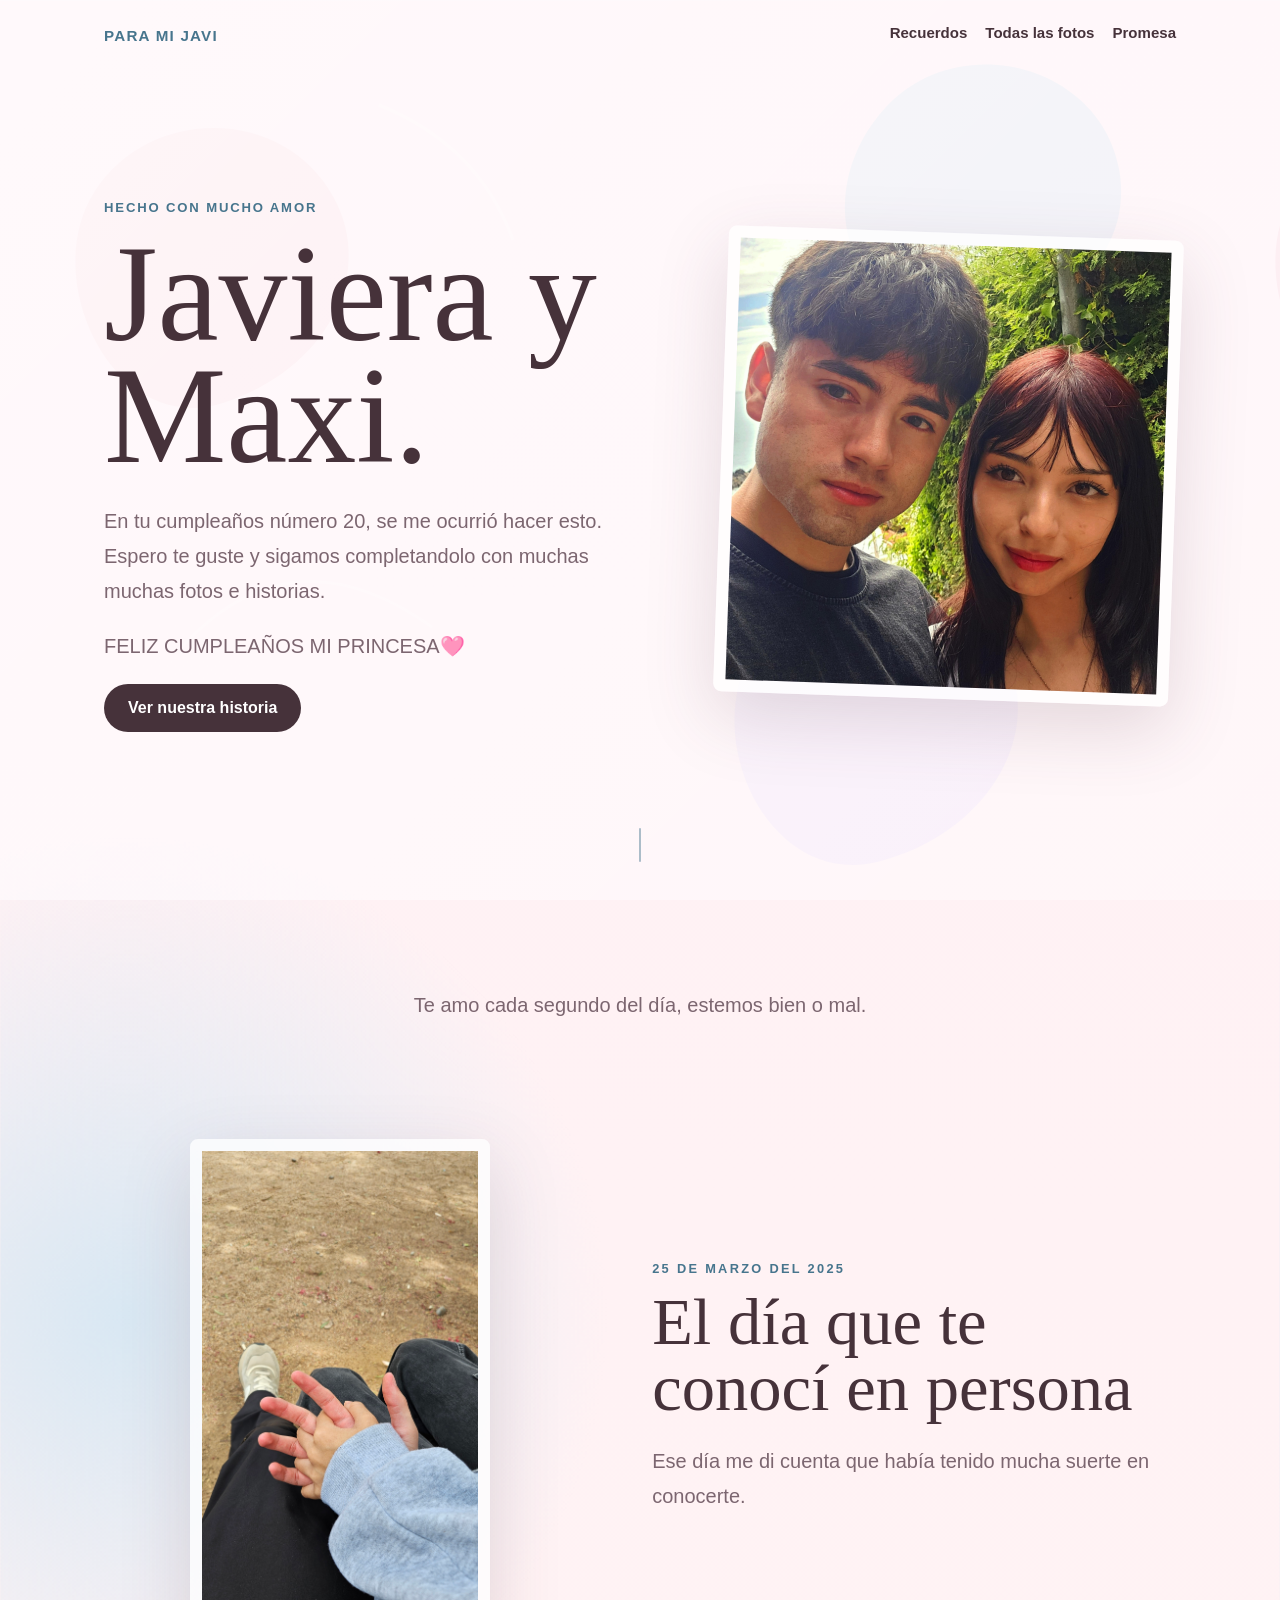
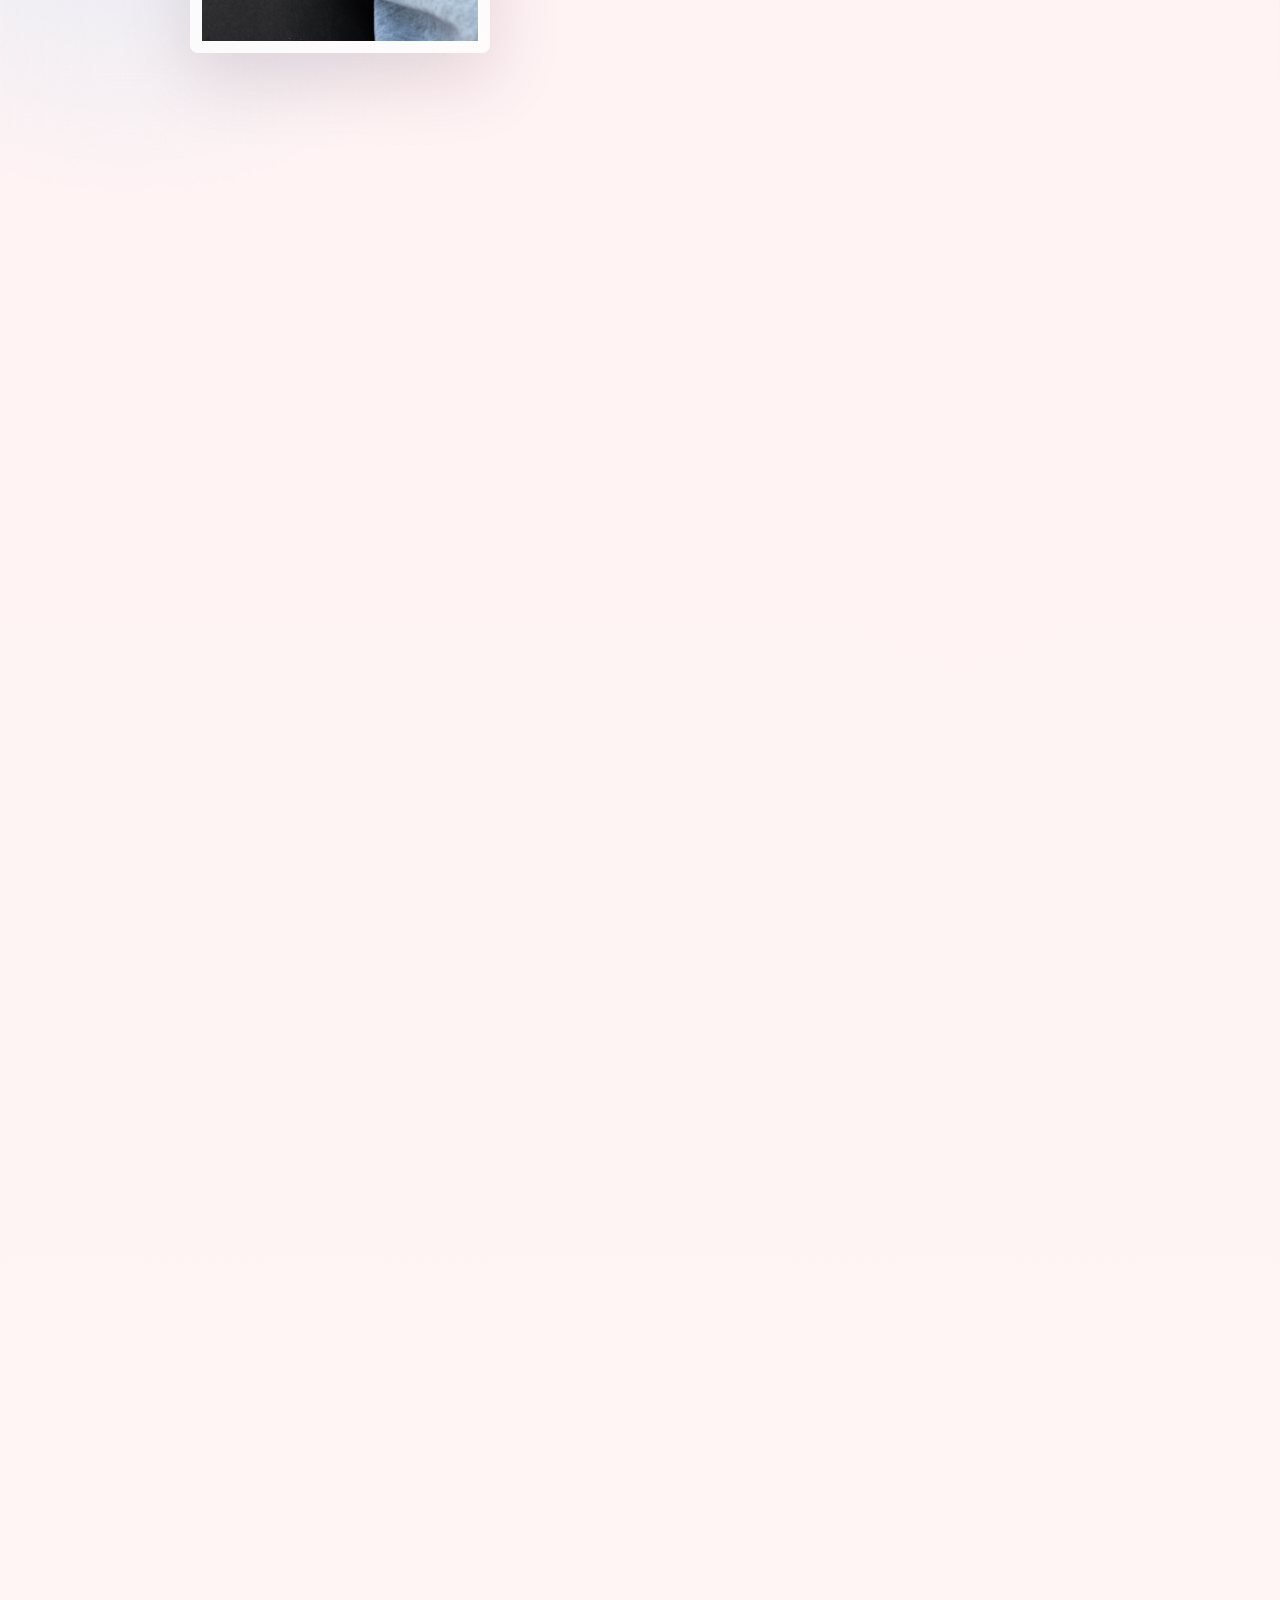
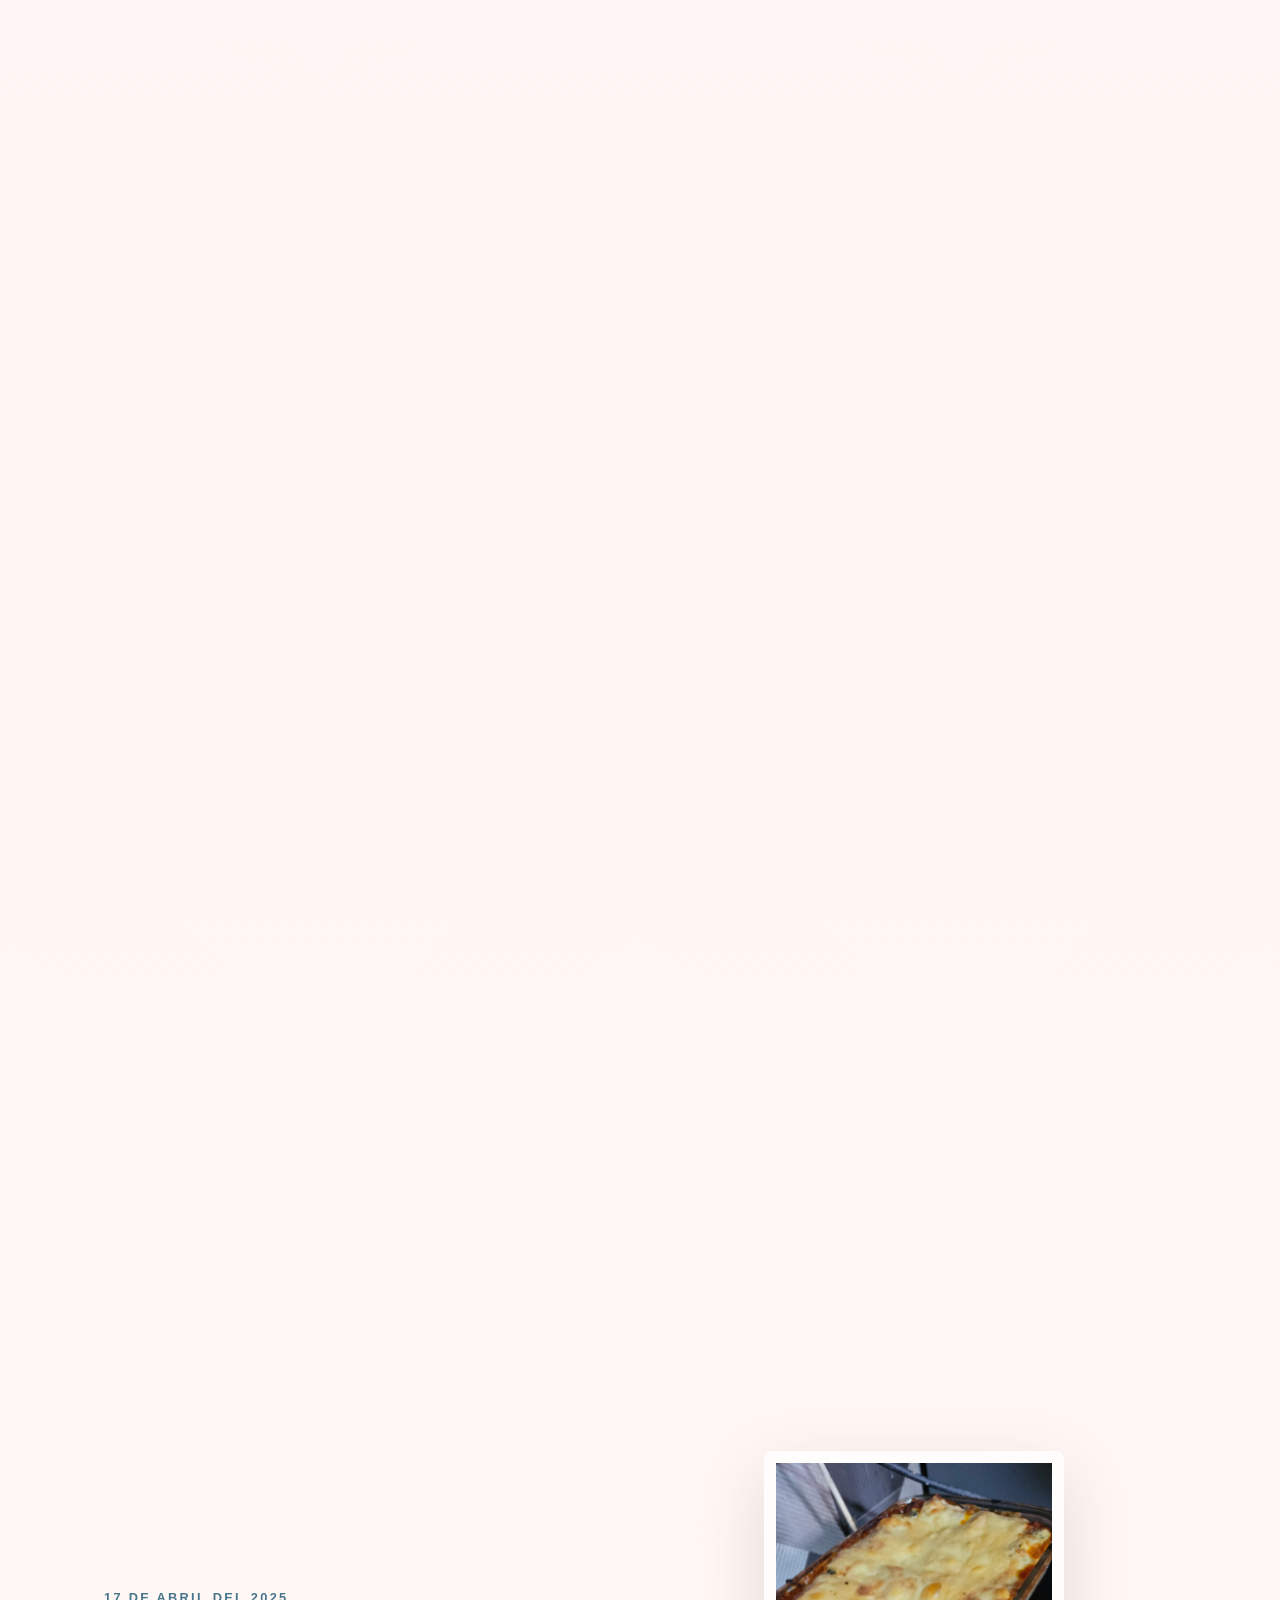
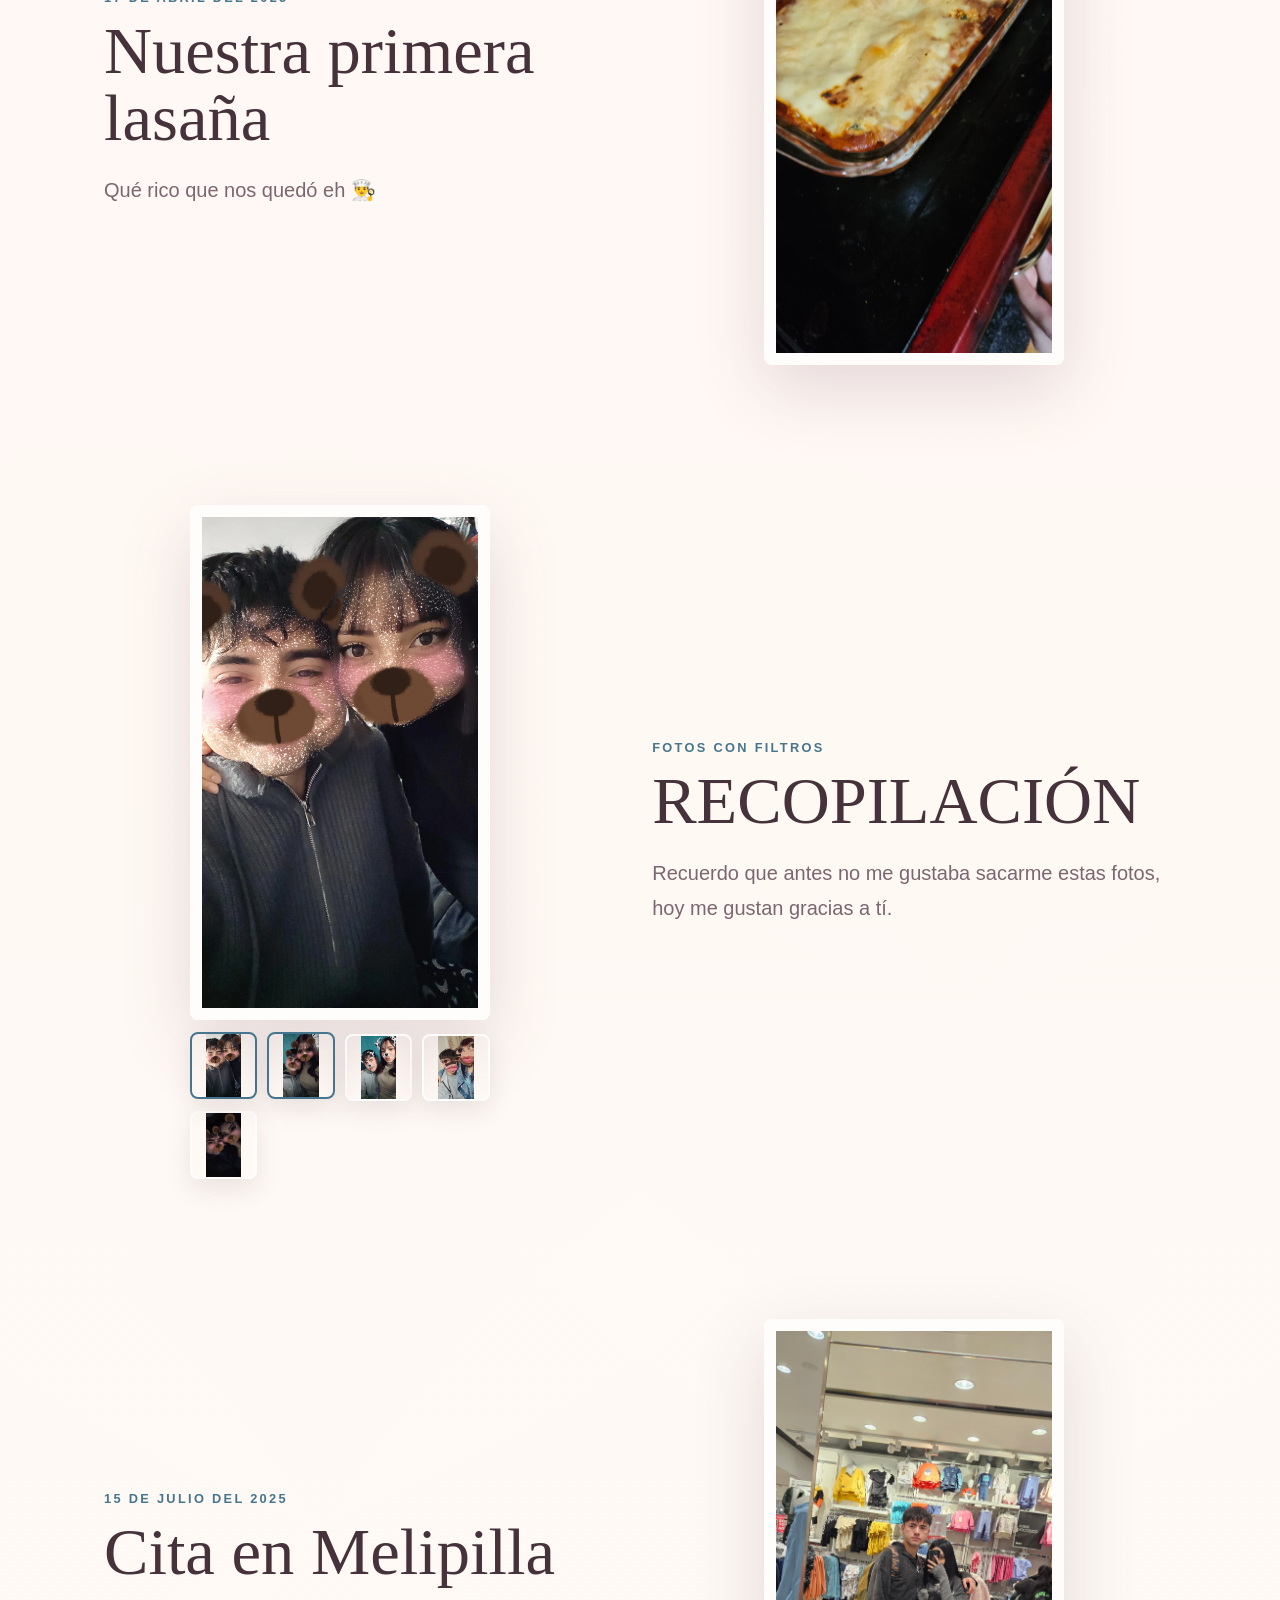
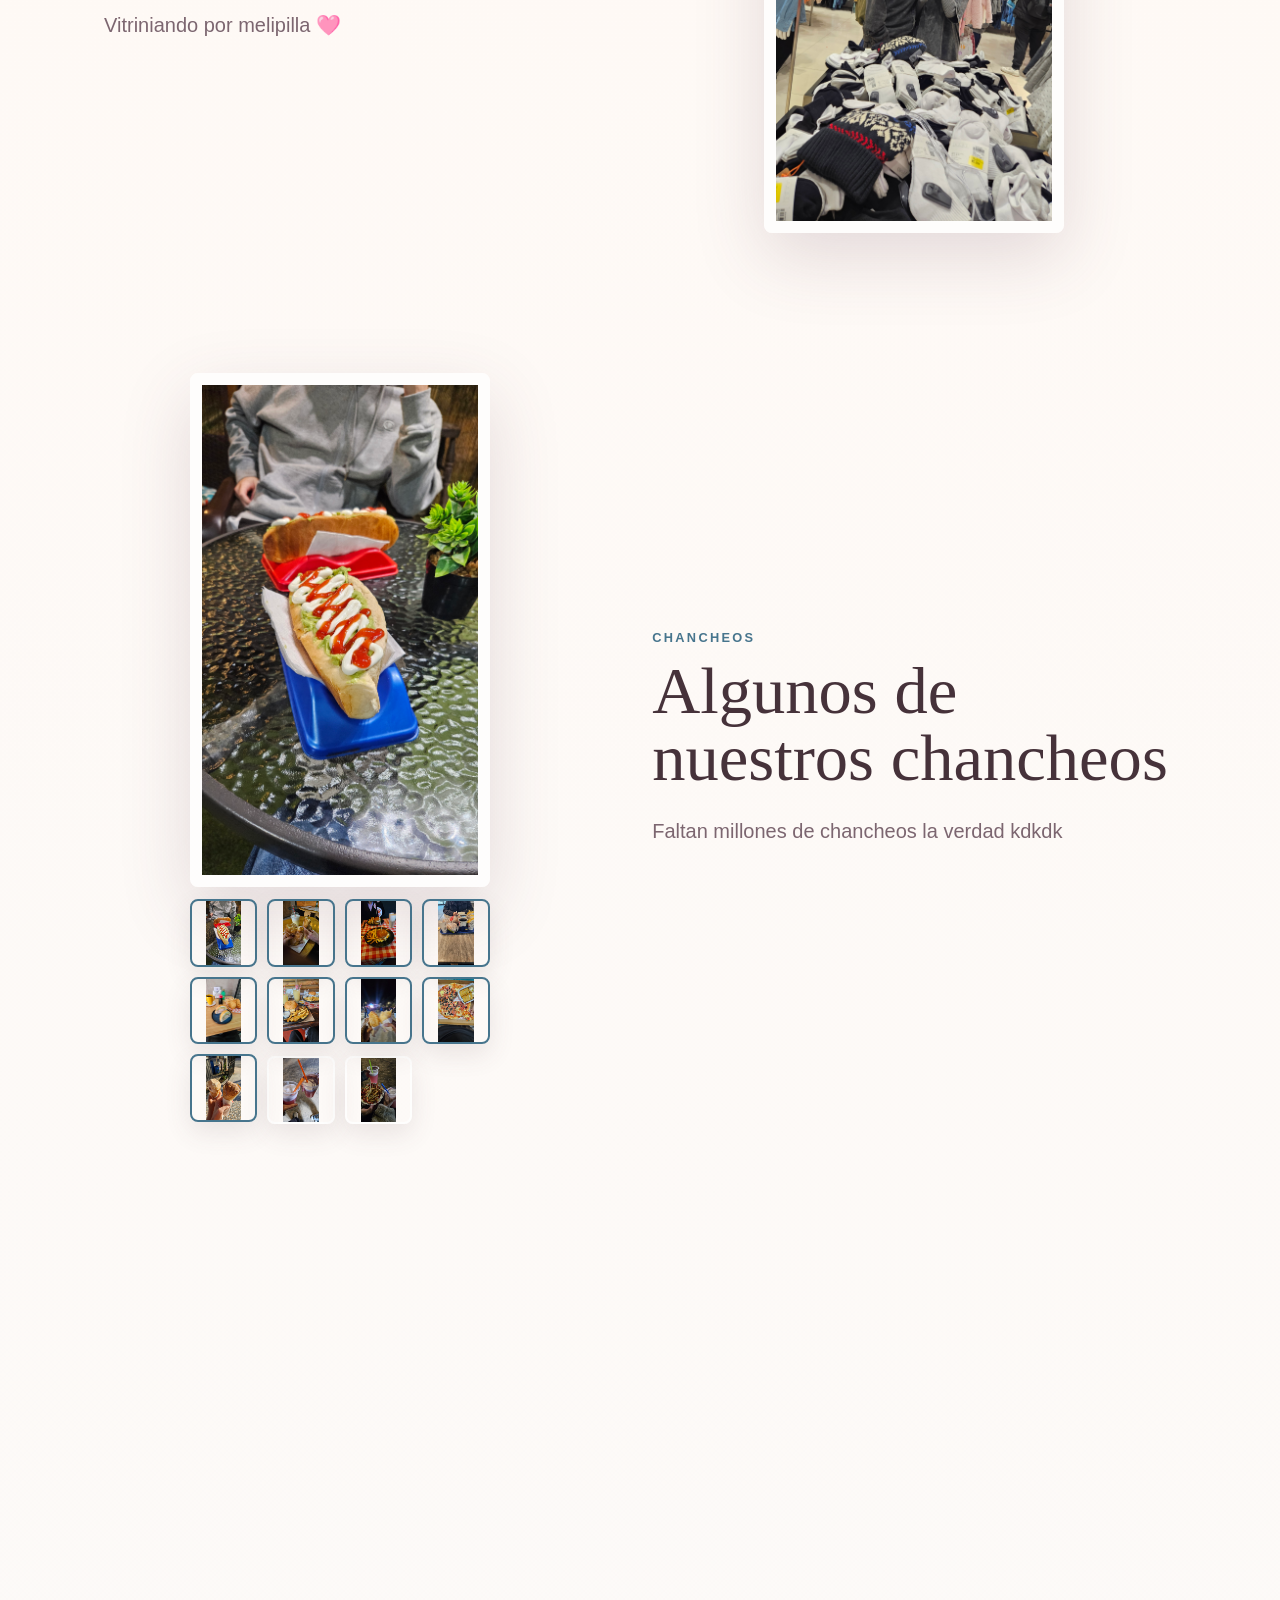
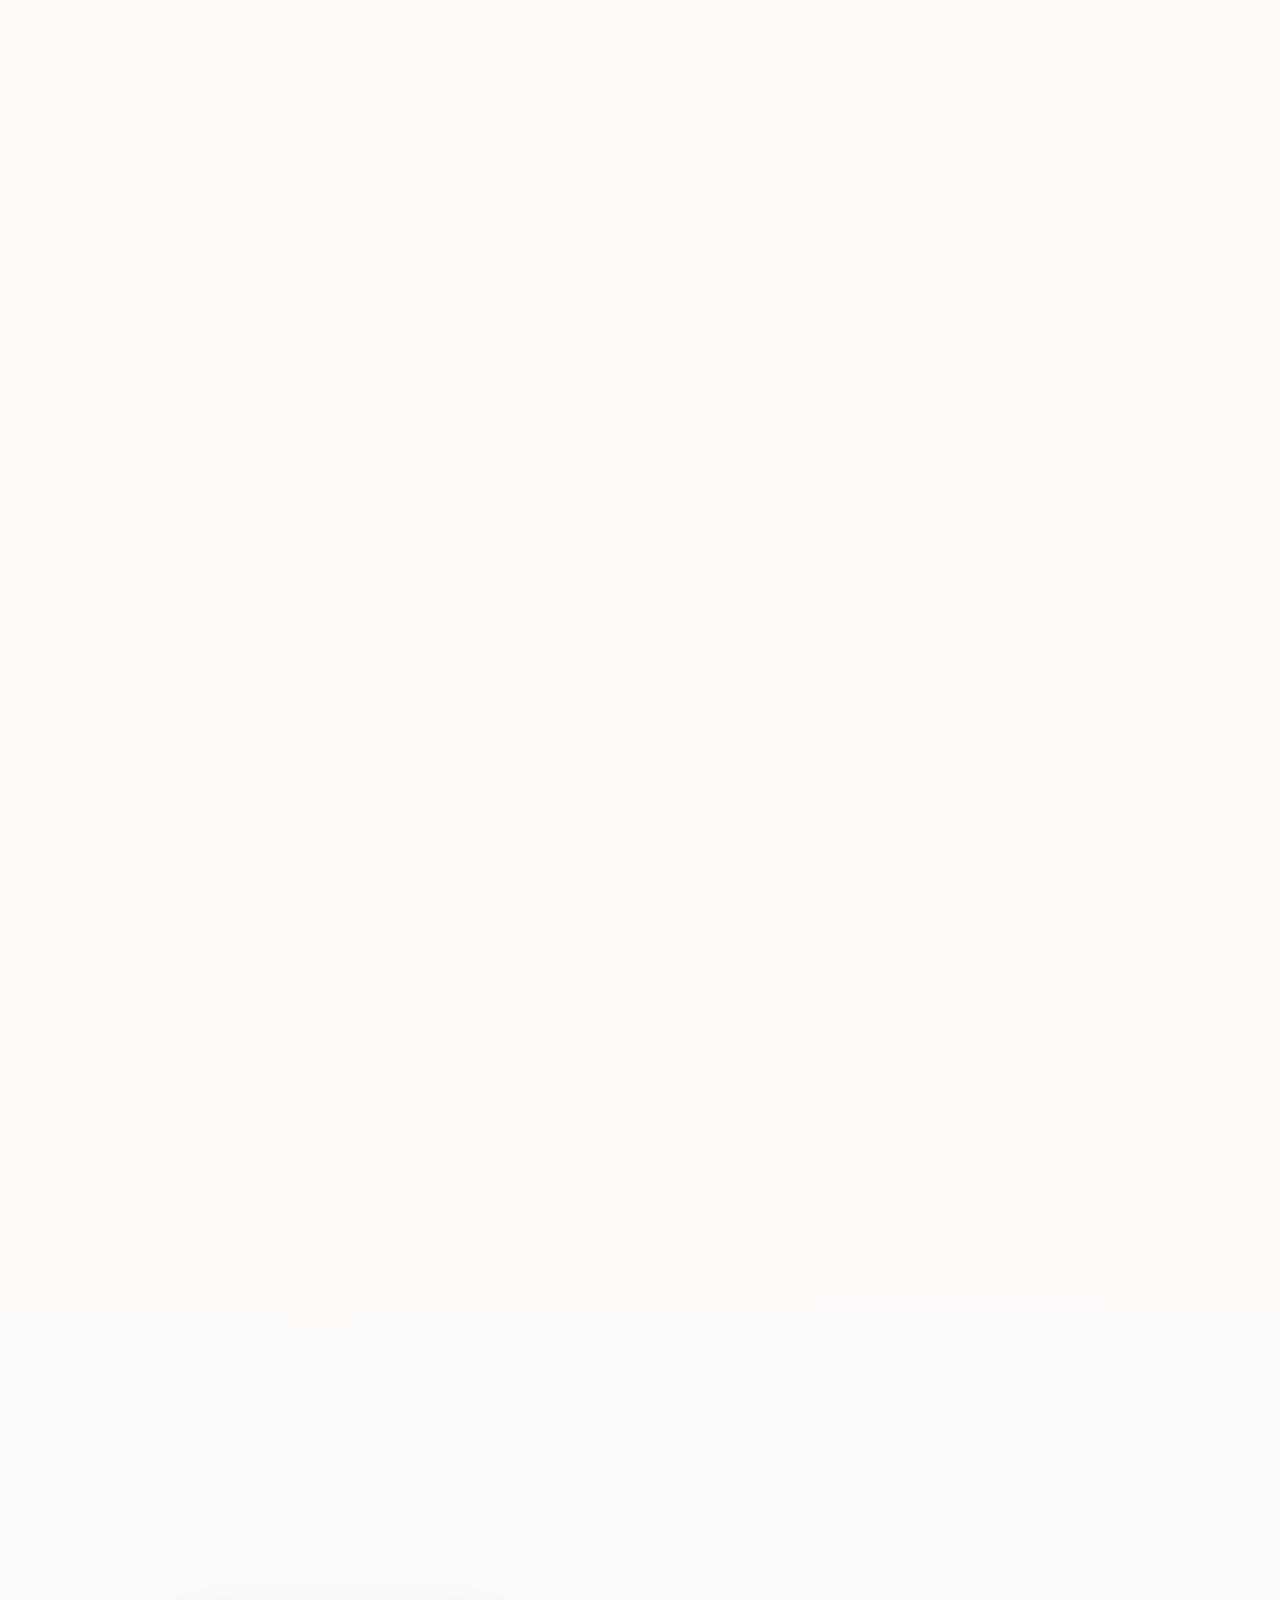
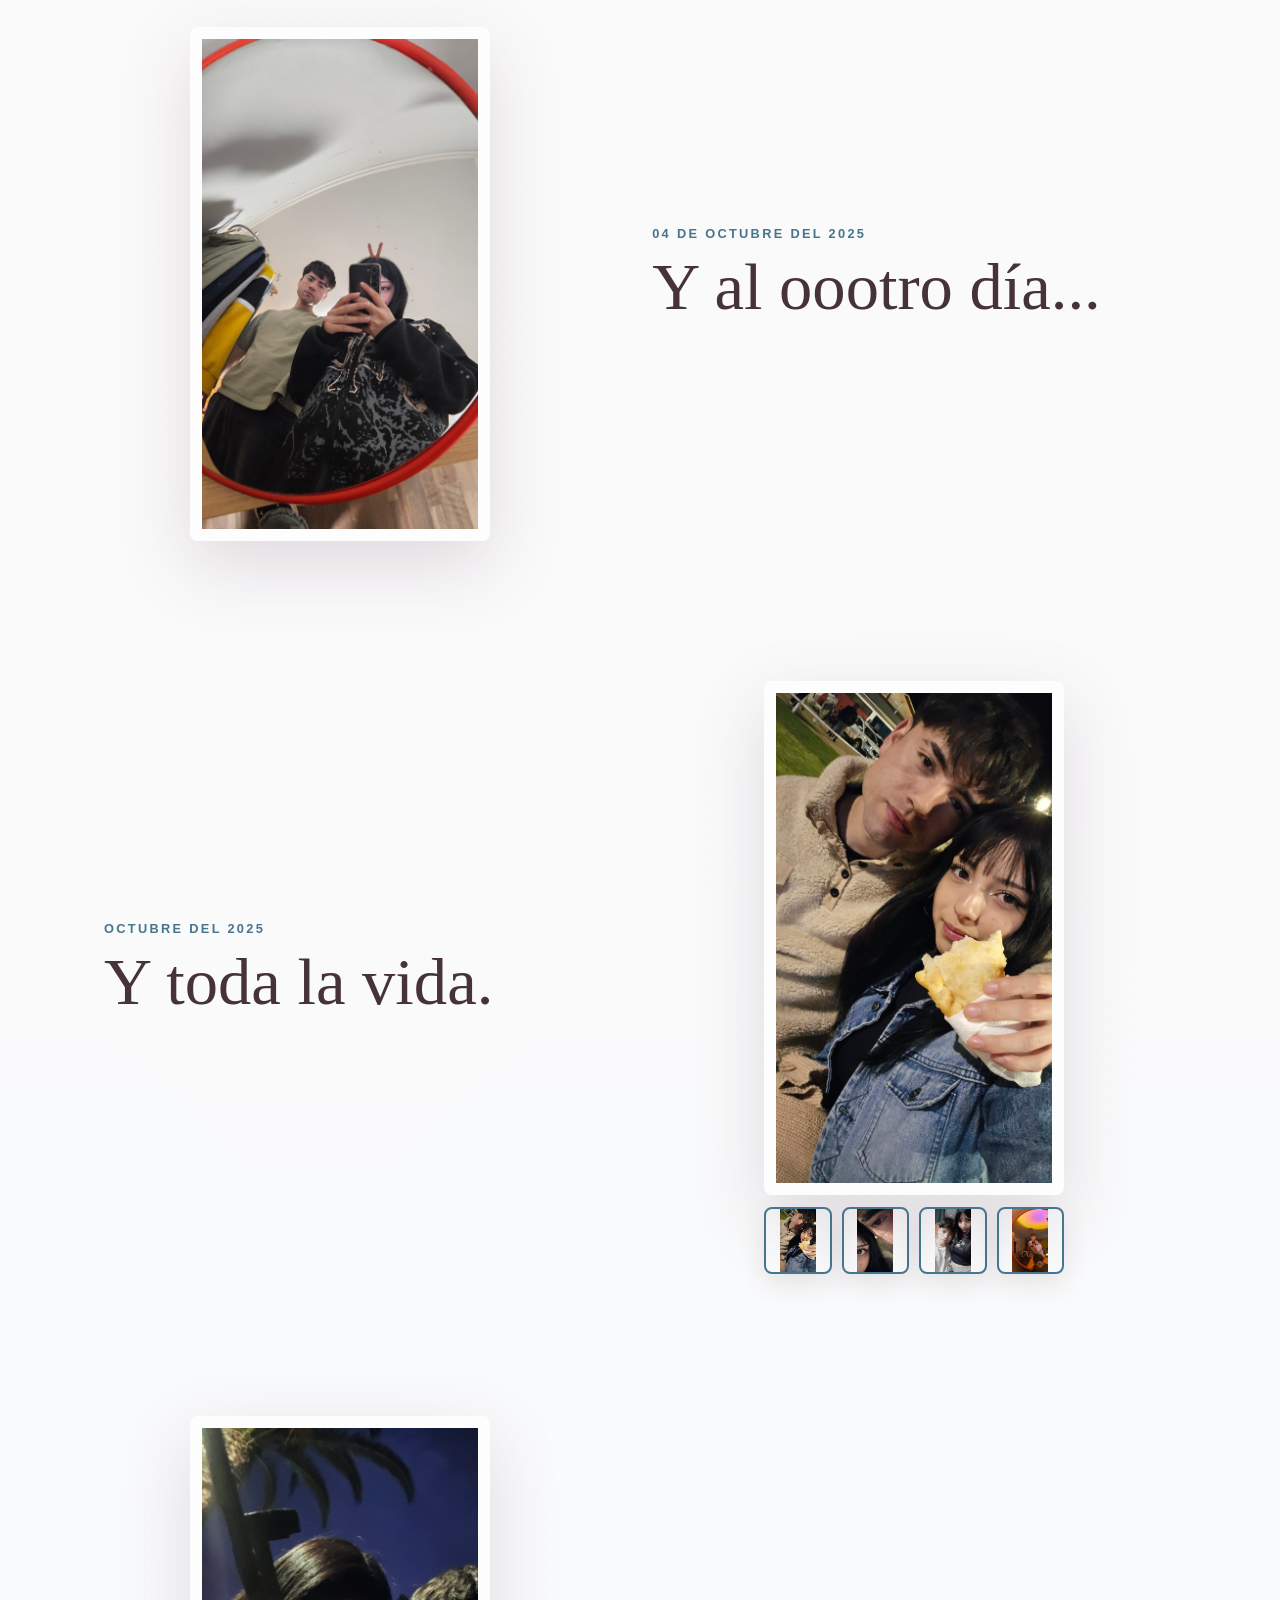
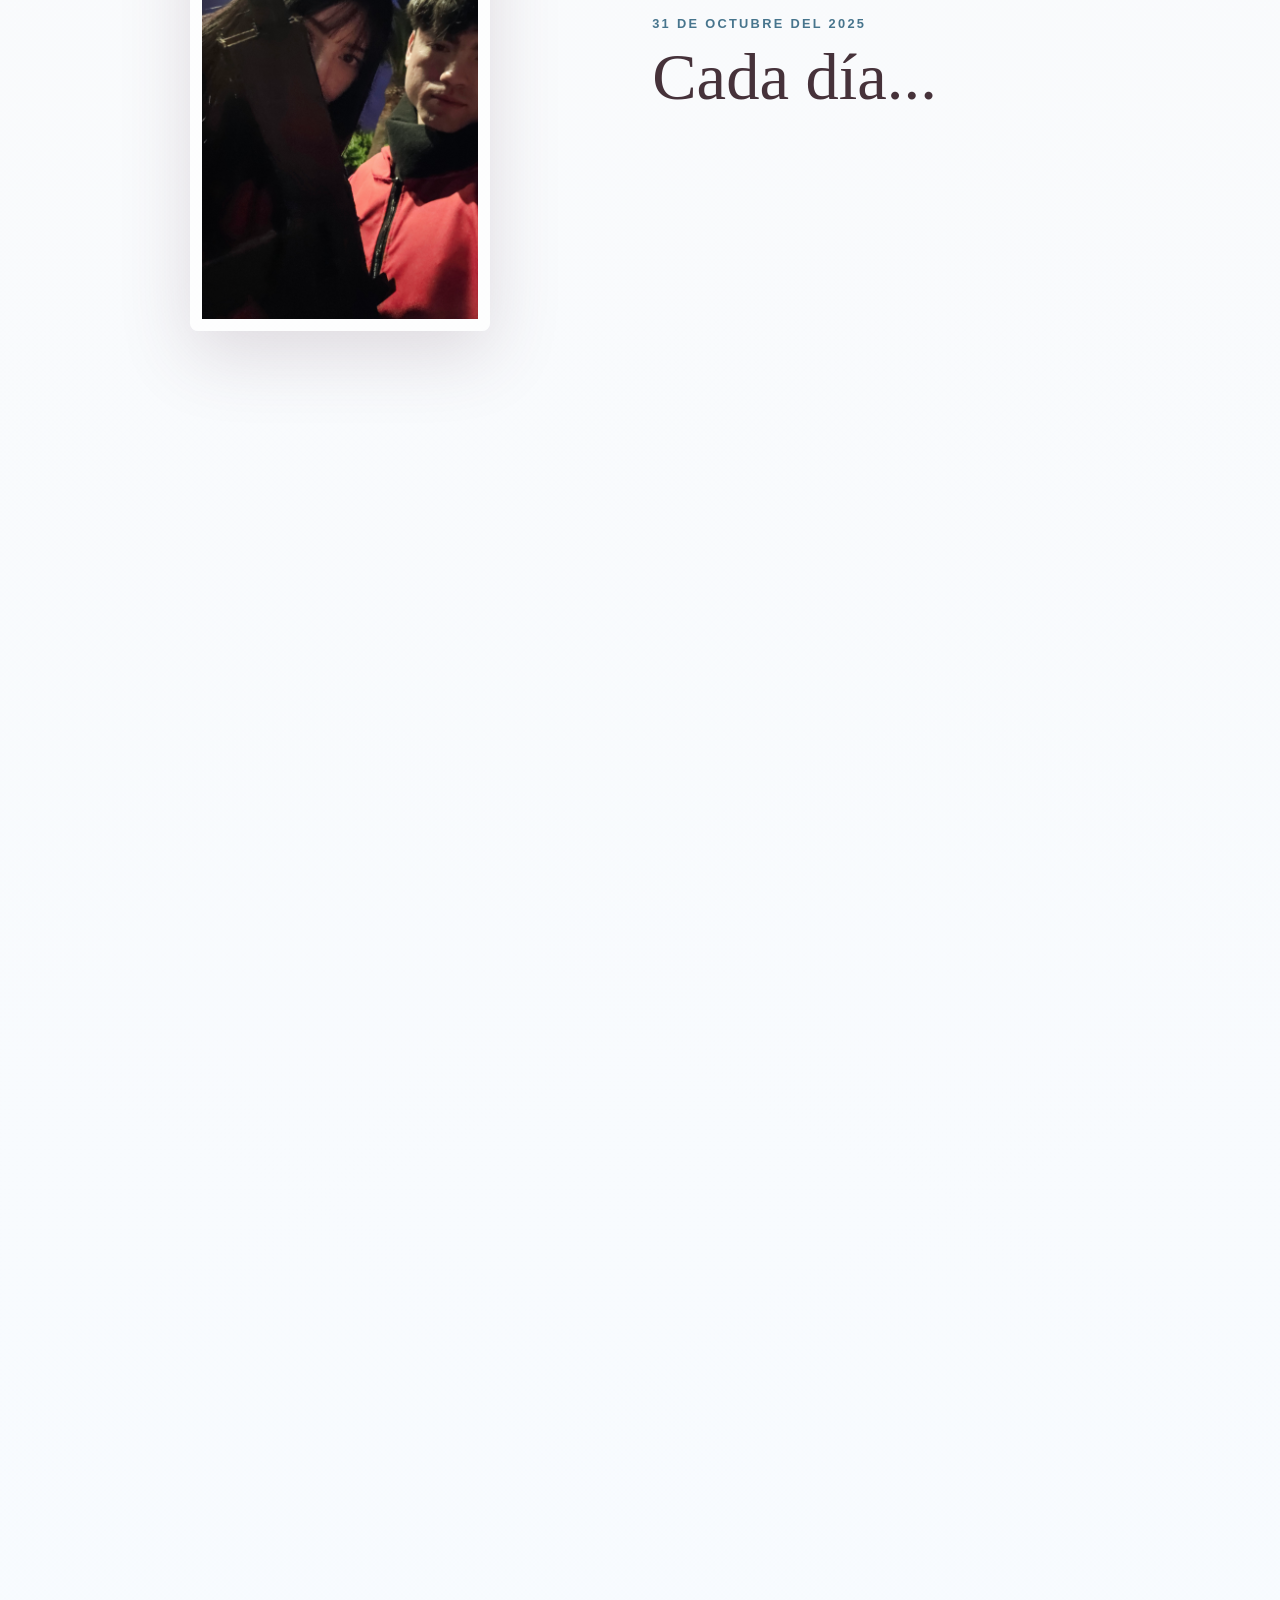
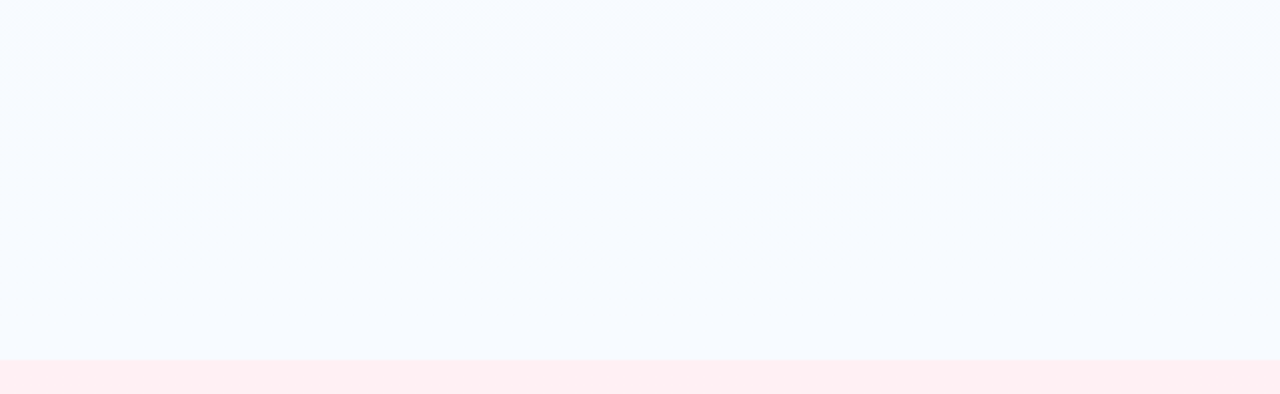
<file: index.html>
<!doctype html>
<html lang="es">
  <head>
    <meta charset="UTF-8" />
    <meta name="viewport" content="width=device-width, initial-scale=1.0" />
    <title>Para mi amor</title>
    <link rel="stylesheet" href="styles.css" />
  </head>
  <body>
    <header class="hero" id="inicio">
      <nav class="topbar" aria-label="Navegacion principal">
        <a href="#inicio" class="brand">Para mi Javi</a>
        <div class="nav-links">
          <a href="#recuerdos">Recuerdos</a>
          <a href="fotos.html">Todas las fotos</a>
          <a href="#promesa">Promesa</a>
        </div>
      </nav>

      <section class="hero-content reveal">
        <div class="hero-copy">
          <p class="eyebrow">Hecho con mucho amor</p>
          <h1>Javiera y Maxi.</h1>
          <p>
            En tu cumpleaños número 20, se me ocurrió hacer esto. Espero te guste y sigamos
            completandolo con muchas muchas fotos e historias.
            <p>FELIZ CUMPLEAÑOS MI PRINCESA🩷</p>
          </p>
          <a class="hero-button" href="#recuerdos">Ver nuestra historia</a>
        </div>
        <figure class="hero-photo" style="--photo-size: 520px">
          <img src="Nosotros/home1.jpg" alt="Ilustración romántica de bienvenida" />
        </figure>
      </section>

      <div class="scroll-cue" aria-hidden="true">
        <span></span>
      </div>
    </header>

    <main>
      <section class="intro-band reveal">
        <p>
          Te amo cada segundo del día, estemos bien o mal.
        </p>
      </section>

      <section class="memories" id="recuerdos" aria-label="Recuerdos">
        <article class="memory reveal">
          <div class="memory-image" style="--photo-size: 300px">
            <img src="Nosotros/1 (2).jpg" alt="Ilustración de un paseo juntos" />
          </div>
          <div class="memory-text">
            <span>25 DE MARZO DEL 2025</span>
            <h2>El día que te conocí en persona</h2>
            <p>
              Ese día me di cuenta que había tenido mucha suerte en conocerte.
            </p>
          </div>
        </article>

        <article class="memory memory-flipped reveal">
          <div class="memory-image" style="--photo-size: 300px">
            <img src="Nosotros/1 (3).jpg" alt="Ilustración de una noche con estrellas" />
          </div>
          <div class="memory-text">
            <span>31 DE MARZO DEL 2025</span>
            <h2>A un día de traerte a mi casa</h2>
            <p>
              Que nervioso que estaba 😬 Estaba por hacer lo mejor que pude haber hecho en mi vida:
              pedirte que seas mi novia.
            </p>
          </div>
        </article>

        <article class="memory memory-gallery reveal">
          <div class="gallery" style="--photo-size: 300px">
            <div class="gallery-main">
              <img src="Nosotros/1 (4).jpg" alt="Recuerdo seleccionado" />
            </div>
            <div class="gallery-thumbs" aria-label="Vista previa de recuerdos">
              <button class="is-active" type="button" data-gallery-src="Nosotros/1 (4).jpg" aria-label="Ver foto 1">
                <img src="Nosotros/1 (4).jpg" alt="" />
              </button>
              <button class="is-active" type="button" data-gallery-src="Nosotros/1 (5).jpg" aria-label="Ver foto 1">
                <img src="Nosotros/1 (5).jpg" alt="" />
              </button>
            </div>
          </div>
          <div class="memory-text">
            <span>05 DE ABRIL DEL 2025</span>
            <h2>Primer día y noche juntos</h2>
            <p>
              Recuerdo lo rico que era estar acostados abrazados
              y esa primera noche juntos.
            </p>
          </div>
        </article>

        <article class="memory memory-flipped reveal">
          <div class="memory-image" style="--photo-size: 300px">
            <img src="Nosotros/1 (7).jpg" alt="Ilustración de flores pastel" />
          </div>
          <div class="memory-text">
            <span>15 DE ABRIL DEL 2025</span>
            <h2>Cita en San Pedro</h2>
            <p>
              ¿Te acuerdas el contexto de esa foto? 
            </p>
          </div>
        </article>

        <article class="memory memory-gallery reveal">
          <div class="gallery" style="--photo-size: 300px">
            <div class="gallery-main">
              <img src="Nosotros/1 (8).jpg" alt="Recuerdo seleccionado" />
            </div>
            <div class="gallery-thumbs" aria-label="Vista previa de recuerdos">
              <button class="is-active" type="button" data-gallery-src="Nosotros/1 (8).jpg" aria-label="Ver foto 1">
                <img src="Nosotros/1 (8).jpg" alt="" />
              </button>
              <button class="is-active" type="button" data-gallery-src="Nosotros/1 (9).jpg" aria-label="Ver foto 1">
                <img src="Nosotros/1 (9).jpg" alt="" />
              </button>
              <button type="button" data-gallery-src="Nosotros/1 (10).jpg" aria-label="Ver foto 2">
                <img src="Nosotros/1 (10).jpg" alt="" />
              </button>
              <button type="button" data-gallery-src="Nosotros/1 (11).jpg" aria-label="Ver foto 3">
                <img src="Nosotros/1 (11).jpg" alt="" />
              </button>
            </div>
          </div>
          <div class="memory-text">
            <span>16 DE ABRIL DEL 2025</span>
            <h2>Cita que dejó varias fotos</h2>
            <p>
              Casi que las primeras fotos que nos sacabamos juntos 🩷
            </p>
          </div>
        </article>

        <article class="memory memory-flipped reveal">
          <div class="memory-image" style="--photo-size: 300px">
            <img src="Nosotros/1 (12).jpg" alt="Ilustración de flores pastel" />
          </div>
          <div class="memory-text">
            <span>17 DE ABRIL DEL 2025</span>
            <h2>Nuestra primera lasaña</h2>
            <p>
              Qué rico que nos quedó eh 👨‍🍳
            </p>
          </div>
        </article>

        <article class="memory memory-gallery reveal">
          <div class="gallery" style="--photo-size: 300px">
            <div class="gallery-main">
              <img src="Nosotros/1 (1).webp" alt="Recuerdo seleccionado" />
            </div>
            <div class="gallery-thumbs" aria-label="Vista previa de recuerdos">
              <button class="is-active" type="button" data-gallery-src="Nosotros/1 (1).webp" aria-label="Ver foto 1">
                <img src="Nosotros/1 (1).webp" alt="" />
              </button>
              <button class="is-active" type="button" data-gallery-src="Nosotros/1 (3).webp" aria-label="Ver foto 1">
                <img src="Nosotros/1 (3).webp" alt="" />
              </button>
              <button type="button" data-gallery-src="Nosotros/1 (4).webp" aria-label="Ver foto 2">
                <img src="Nosotros/1 (4).webp" alt="" />
              </button>
              <button type="button" data-gallery-src="Nosotros/1 (5).webp" aria-label="Ver foto 3">
                <img src="Nosotros/1 (5).webp" alt="" />
              </button>
              <button type="button" data-gallery-src="Nosotros/1 (6).webp" aria-label="Ver foto 3">
                <img src="Nosotros/1 (6).webp" alt="" />
              </button>
            </div>
          </div>
          <div class="memory-text">
            <span>FOTOS CON FILTROS</span>
            <h2>RECOPILACIÓN</h2>
            <p>
              Recuerdo que antes no me gustaba sacarme estas fotos,
               hoy me gustan gracias a tí.
            </p>
          </div>
        </article>

        <article class="memory memory-flipped reveal">
          <div class="memory-image" style="--photo-size: 300px">
            <img src="Nosotros/1 (16).jpg" alt="Ilustración de flores pastel" />
          </div>
          <div class="memory-text">
            <span>15 DE JULIO DEL 2025</span>
            <h2>Cita en Melipilla</h2>
            <p>
              Vitriniando por melipilla 🩷
            </p>
          </div>
        </article>

        <article class="memory memory-gallery reveal">
          <div class="gallery" style="--photo-size: 300px">
            <div class="gallery-main">
              <img src="Nosotros/gusto (8).jpg" alt="Recuerdo seleccionado" />
            </div>
            <div class="gallery-thumbs" aria-label="Vista previa de recuerdos">
              <button class="is-active" type="button" data-gallery-src="Nosotros/gusto (8).jpg" aria-label="Ver foto 1">
                <img src="Nosotros/gusto (8).jpg" alt="" />
              </button>
              <button class="is-active" type="button" data-gallery-src="Nosotros/gusto (7).jpg" aria-label="Ver foto 1">
                <img src="Nosotros/gusto (7).jpg" alt="" />
              </button>
              </button>
              <button class="is-active" type="button" data-gallery-src="Nosotros/gusto (6).jpg" aria-label="Ver foto 1">
                <img src="Nosotros/gusto (6).jpg" alt="" />
              </button>
              </button>
              <button class="is-active" type="button" data-gallery-src="Nosotros/gusto (5).jpg" aria-label="Ver foto 1">
                <img src="Nosotros/gusto (5).jpg" alt="" />
              </button>
              </button>
              <button class="is-active" type="button" data-gallery-src="Nosotros/gusto (4).jpg" aria-label="Ver foto 1">
                <img src="Nosotros/gusto (4).jpg" alt="" />
              </button>
              </button>
              <button class="is-active" type="button" data-gallery-src="Nosotros/gusto (3).jpg" aria-label="Ver foto 1">
                <img src="Nosotros/gusto (3).jpg" alt="" />
              </button>
              </button>
              <button class="is-active" type="button" data-gallery-src="Nosotros/gusto (2).jpg" aria-label="Ver foto 1">
                <img src="Nosotros/gusto (2).jpg" alt="" />
              </button>
              </button>
              <button class="is-active" type="button" data-gallery-src="Nosotros/gusto (1).jpg" aria-label="Ver foto 1">
                <img src="Nosotros/gusto (1).jpg" alt="" />
              </button>
              </button>
              <button class="is-active" type="button" data-gallery-src="Nosotros/1 (20).jpg" aria-label="Ver foto 1">
                <img src="Nosotros/1 (20).jpg" alt="" />
              </button>
              <button type="button" data-gallery-src="Nosotros/1 (23).jpg" aria-label="Ver foto 2">
                <img src="Nosotros/1 (23).jpg" alt="" />
              </button>
              <button type="button" data-gallery-src="Nosotros/1 (24).jpg" aria-label="Ver foto 3">
                <img src="Nosotros/1 (24).jpg" alt="" />
              </button>
            </div>
          </div>
          <div class="memory-text">
            <span>CHANCHEOS</span>
            <h2>Algunos de nuestros chancheos</h2>
            <p>
              Faltan millones de chancheos la verdad kdkdk
            </p>
          </div>
        </article>

        <article class="memory memory-flipped reveal">
          <div class="memory-image" style="--photo-size: 300px">
            <img src="Nosotros/1 (18).jpg" alt="Ilustración de flores pastel" />
          </div>
          <div class="memory-text">
            <span>24 DE JULIO DEL 2025</span>
            <h2>Te amo hoy...</h2>
          </div>
        </article>

        <article class="memory reveal">
          <div class="memory-image" style="--photo-size: 300px">
            <img src="Nosotros/1 (21).jpg" alt="Ilustración de un paseo juntos" />
          </div>
          <div class="memory-text">
            <span>08 DE SEPTIEMBRE DEL 2025</span>
            <h2>Te amaré mañana...</h2>
          </div>
        </article>

        <article class="memory memory-flipped reveal">
          <div class="memory-image" style="--photo-size: 300px">
            <img src="Nosotros/1 (22).jpg" alt="Ilustración de flores pastel" />
          </div>
          <div class="memory-text">
            <span>18 DE SEPTIEMBRE DEL 2025</span>
            <h2>Y al otro día...</h2>
          </div>
        </article>

        <article class="memory reveal">
          <div class="memory-image" style="--photo-size: 300px">
            <img src="Nosotros/1 (26).jpg" alt="Ilustración de un paseo juntos" />
          </div>
          <div class="memory-text">
            <span>04 DE OCTUBRE DEL 2025</span>
            <h2>Y al oootro día...</h2>
          </div>
        </article>

        <article class="memory memory-gallery memory-flipped reveal">
          <div class="gallery" style="--photo-size: 300px">
            <div class="gallery-main">
              <img src="Nosotros/1 (27).jpg" alt="Recuerdo seleccionado" />
            </div>
            <div class="gallery-thumbs" aria-label="Vista previa de recuerdos">
              <button class="is-active" type="button" data-gallery-src="Nosotros/1 (27).jpg" aria-label="Ver foto 1">
                <img src="Nosotros/1 (27).jpg" alt="" />
              </button>
              <button class="is-active" type="button" data-gallery-src="Nosotros/1 (28).jpg" aria-label="Ver foto 1">
                <img src="Nosotros/1 (28).jpg" alt="" />
              </button>
              <button class="is-active" type="button" data-gallery-src="Nosotros/1 (7).webp" aria-label="Ver foto 1">
                <img src="Nosotros/1 (7).webp" alt="" />
              </button>
              <button class="is-active" type="button" data-gallery-src="Nosotros/1 (29).jpg" aria-label="Ver foto 1">
                <img src="Nosotros/1 (29).jpg" alt="" />
              </button>
            </div>
          </div>
          <div class="memory-text">
            <span>OCTUBRE DEL 2025</span>
            <h2>Y toda la vida.</h2>
          </div>
        </article>

        <article class="memory reveal">
          <div class="memory-image" style="--photo-size: 300px">
            <img src="Nosotros/1 (31).jpg" alt="Ilustración de un paseo juntos" />
          </div>
          <div class="memory-text">
            <span>31 DE OCTUBRE DEL 2025</span>
            <h2>Cada día...</h2>
          </div>
        </article>

        <article class="memory memory-flipped reveal">
          <div class="memory-image" style="--photo-size: 700px">
            <img src="Nosotros/1 (32).jpg" alt="Ilustración de flores pastel" />
          </div>
          <div class="memory-text">
            <span>31 DE DICIEMBRE DEL 2025</span>
            <h2>Y a cada hora, minuto y segundo.</h2>
          </div>
        </article>

        <article class="memory reveal">
          <div class="memory-image" style="--photo-size: 1000px">
            <img src="Nosotros/1 (25).jpg" alt="Ilustración de un paseo juntos" />
          </div>
          <div class="memory-text">
            <span>ME ENCANTAS</span>
            <h2>Mi Javi.</h2>
            <p>Me fascinas Javiera Alejandra, jamás dejarás de gustarme
              ni me gustará alguién más. Eres tú a quien amaré toda la vida.
            </p>
          </div>
        </article>

      </section>

      <section class="promise reveal" id="promesa">
        <div>
          <p class="eyebrow">Te prometo</p>
          <h2>Amarte todos los días más y más</h2>
          <p>
            Quiero que ninguna discusión nos separe. Que sigamos juntos a pesar de todo.
            Quiero cumplir mis sueños y metas contigo como mi mujer y nuestros futuros hijos.
          </p>
          <p>
            Estoy orgulloso de la mujer que eres y estoy seguro que te esperan cosas muy lindas y mucha paz en tu futuro.
            Conmigo a tu lado por supuesto🩷.
          </p>
        </div>
      </section>
    </main>

    <script src="script.js"></script>
  </body>
</html>
</file>
<file: styles.css>
:root {
  --image-size: 520px;
  --rose: #f8cdd6;
  --blush: #fff0f4;
  --cream: #fff9f4;
  --lavender: #e9ddff;
  --blue: #b9dff2;
  --blue-deep: #47758d;
  --ink: #46323a;
  --muted: #7c6670;
  --white: #ffffff;
  --shadow: 0 24px 70px rgba(94, 62, 76, 0.17);
}

* {
  box-sizing: border-box;
}

html {
  scroll-behavior: smooth;
}

body {
  margin: 0;
  color: var(--ink);
  font-family: "Segoe UI", "Helvetica Neue", Arial, sans-serif;
  background:
    radial-gradient(circle at 10% 10%, rgba(185, 223, 242, 0.55), transparent 30rem),
    linear-gradient(180deg, var(--blush), var(--cream) 42%, #f7fbff);
}

img {
  display: block;
  width: 100%;
}

a {
  color: inherit;
  text-decoration: none;
}

.topbar {
  align-items: center;
  display: flex;
  justify-content: space-between;
  left: 50%;
  max-width: 1120px;
  padding: 24px;
  position: absolute;
  top: 0;
  transform: translateX(-50%);
  width: min(100%, 1180px);
  z-index: 5;
}

.brand {
  color: var(--blue-deep);
  font-size: 0.95rem;
  font-weight: 800;
  letter-spacing: 0.08em;
  text-transform: uppercase;
}

.nav-links {
  display: flex;
  gap: 18px;
  font-size: 0.94rem;
  font-weight: 650;
}

.nav-links a {
  border-bottom: 1px solid transparent;
  padding-bottom: 4px;
  transition: border-color 180ms ease, color 180ms ease;
}

.nav-links a:hover {
  border-color: var(--blue-deep);
  color: var(--blue-deep);
}

.hero {
  min-height: 100svh;
  overflow: hidden;
  position: relative;
}

.hero::before {
  background:
    linear-gradient(135deg, rgba(255, 255, 255, 0.78), rgba(255, 255, 255, 0.28)),
    url("assets/soft-pattern.svg");
  content: "";
  inset: 0;
  opacity: 0.72;
  position: absolute;
}

.hero-content {
  align-items: center;
  display: grid;
  gap: clamp(32px, 6vw, 88px);
  grid-template-columns: minmax(0, 0.95fr) minmax(280px, 0.8fr);
  margin: 0 auto;
  max-width: 1120px;
  min-height: 100svh;
  padding: 108px 24px 76px;
  position: relative;
  z-index: 1;
}

.hero-copy {
  max-width: 660px;
}

.eyebrow {
  color: var(--blue-deep);
  font-size: 0.82rem;
  font-weight: 800;
  letter-spacing: 0.14em;
  margin: 0 0 18px;
  text-transform: uppercase;
}

h1,
h2,
p {
  margin-top: 0;
}

h1 {
  font-family: Georgia, "Times New Roman", serif;
  font-size: clamp(4rem, 11vw, 8.6rem);
  font-weight: 500;
  line-height: 0.88;
  margin-bottom: 28px;
}

.hero-copy p:not(.eyebrow),
.intro-band p,
.promise p,
.memory-text p {
  color: var(--muted);
  font-size: clamp(1.05rem, 2vw, 1.25rem);
  line-height: 1.75;
}

.hero-button {
  align-items: center;
  background: var(--ink);
  border-radius: 999px;
  color: var(--white);
  display: inline-flex;
  font-weight: 750;
  min-height: 48px;
  padding: 0 24px;
  transition: transform 180ms ease, background 180ms ease;
}

.hero-button:hover {
  background: var(--blue-deep);
  transform: translateY(-2px);
}

.hero-photo {
  border: 12px solid rgba(255, 255, 255, 0.74);
  border-radius: 8px;
  box-shadow: var(--shadow);
  margin: 0;
  max-width: var(--photo-size, var(--image-size));
  transform: rotate(2deg);
  width: min(100%, var(--photo-size, var(--image-size)));
}

.hero-photo img,
.memory-image img {
  height: auto;
  object-fit: initial;
}

.scroll-cue {
  bottom: 28px;
  height: 44px;
  left: 50%;
  position: absolute;
  transform: translateX(-50%);
  width: 24px;
  z-index: 2;
}

.scroll-cue span {
  animation: floatDown 1.8s ease-in-out infinite;
  background: var(--blue-deep);
  border-radius: 999px;
  display: block;
  height: 34px;
  margin: 0 auto;
  opacity: 0.45;
  width: 2px;
}

.intro-band {
  margin: 0 auto;
  max-width: 780px;
  padding: 88px 24px 42px;
  text-align: center;
}

.memories {
  display: grid;
  gap: clamp(72px, 12vw, 140px);
  margin: 0 auto;
  max-width: 1120px;
  padding: 54px 24px 120px;
}

.memory {
  align-items: center;
  display: grid;
  gap: clamp(28px, 6vw, 80px);
  grid-template-columns: minmax(260px, 0.9fr) minmax(0, 1fr);
}

.memory-flipped .memory-image,
.memory-flipped .gallery {
  order: 2;
}

.memory-image {
  border: 12px solid rgba(255, 255, 255, 0.74);
  border-radius: 8px;
  box-shadow: var(--shadow);
  justify-self: center;
  max-width: var(--photo-size, var(--image-size));
  width: min(100%, var(--photo-size, var(--image-size)));
}

.gallery {
  justify-self: center;
  max-width: var(--photo-size, var(--image-size));
  width: min(100%, var(--photo-size, var(--image-size)));
}

.gallery-main {
  display: flex;
  justify-content: center;
}

.gallery-main img {
  border: 12px solid rgba(255, 255, 255, 0.74);
  border-radius: 8px;
  box-shadow: var(--shadow);
  height: auto;
  transition: opacity 280ms ease, transform 280ms ease;
}

.gallery-main img.is-changing {
  opacity: 0;
  transform: scale(0.985);
}

.gallery-thumbs {
  display: grid;
  gap: 10px;
  grid-template-columns: repeat(auto-fit, minmax(56px, 1fr));
  margin-top: 14px;
}

.gallery-thumbs button {
  align-items: center;
  aspect-ratio: 1 / 1;
  background: transparent;
  border: 2px solid rgba(255, 255, 255, 0.82);
  border-radius: 8px;
  box-shadow: 0 10px 26px rgba(94, 62, 76, 0.12);
  cursor: pointer;
  display: flex;
  justify-content: center;
  overflow: hidden;
  padding: 0;
  transition: border-color 180ms ease, transform 180ms ease;
}

.gallery-thumbs button:hover,
.gallery-thumbs button.is-active {
  border-color: var(--blue-deep);
  transform: translateY(-2px);
}

.gallery-thumbs img {
  height: 100%;
  object-fit: contain;
}

.memory-text span {
  color: var(--blue-deep);
  font-size: 0.8rem;
  font-weight: 900;
  letter-spacing: 0.18em;
}

.memory-text h2,
.promise h2 {
  font-family: Georgia, "Times New Roman", serif;
  font-size: clamp(2.2rem, 5.2vw, 4.7rem);
  font-weight: 500;
  line-height: 1;
  margin: 12px 0 22px;
}

.promise {
  align-items: center;
  background:
    linear-gradient(90deg, rgba(255, 240, 244, 0.88), rgba(233, 248, 255, 0.9)),
    url("assets/promise-bg.svg") center / cover;
  display: grid;
  min-height: 72svh;
  padding: 90px 24px;
}

.promise > div {
  margin: 0 auto;
  max-width: 830px;
  text-align: center;
}

.album-page {
  background:
    radial-gradient(circle at 90% 8%, rgba(185, 223, 242, 0.58), transparent 26rem),
    linear-gradient(180deg, #fff0f4, #fff9f4 44%, #edf8ff);
}

.album-hero {
  min-height: 58svh;
  position: relative;
}

.album-topbar {
  left: auto;
  margin: 0 auto;
  position: relative;
  top: auto;
  transform: none;
}

.album-hero-content {
  margin: 0 auto;
  max-width: 960px;
  padding: clamp(68px, 11vw, 120px) 24px 64px;
  text-align: center;
}

.album-hero-content h1 {
  font-size: clamp(3.4rem, 9vw, 7.4rem);
}

.album-hero-content p:not(.eyebrow),
.album-summary {
  color: var(--muted);
  font-size: clamp(1.05rem, 2vw, 1.25rem);
  line-height: 1.7;
}

.album-main {
  margin: 0 auto;
  max-width: 1180px;
  padding: 0 24px 110px;
}

.album-summary {
  margin: 0 auto 42px;
  max-width: 760px;
  text-align: center;
}

.photo-timeline {
  display: grid;
  gap: 54px;
}

.photo-day {
  display: grid;
  gap: 18px;
}

.photo-day-heading {
  align-items: end;
  border-bottom: 1px solid rgba(71, 117, 141, 0.22);
  display: flex;
  gap: 18px;
  justify-content: space-between;
  padding-bottom: 12px;
}

.photo-day-heading span {
  color: var(--blue-deep);
  font-size: clamp(1.5rem, 3.4vw, 2.9rem);
  font-family: Georgia, "Times New Roman", serif;
}

.photo-day-heading strong {
  color: var(--muted);
  font-size: 0.88rem;
  letter-spacing: 0.1em;
  text-transform: uppercase;
  white-space: nowrap;
}

.photo-grid {
  display: grid;
  gap: 4px;
  grid-template-columns: repeat(auto-fill, minmax(118px, 1fr));
}

.photo-card {
  aspect-ratio: 1 / 1;
  background: rgba(255, 255, 255, 0.68);
  border: 0;
  border-radius: 5px;
  cursor: pointer;
  margin: 0;
  overflow: hidden;
  padding: 0;
  transition: filter 180ms ease, transform 180ms ease;
}

.photo-card:hover,
.photo-card:focus-visible {
  filter: brightness(1.04);
  transform: scale(0.985);
}

.photo-card img {
  height: 100%;
  object-fit: cover;
}

.viewer-open {
  overflow: hidden;
}

.photo-viewer {
  align-items: center;
  background: rgba(31, 22, 27, 0.9);
  display: grid;
  grid-template-columns: 56px minmax(0, 1fr) 56px;
  inset: 0;
  opacity: 0;
  padding: 24px;
  pointer-events: none;
  position: fixed;
  transition: opacity 220ms ease;
  z-index: 20;
}

.photo-viewer[aria-hidden="false"] {
  opacity: 1;
  pointer-events: auto;
}

.photo-viewer-frame {
  align-items: center;
  display: grid;
  gap: 14px;
  justify-items: center;
  margin: 0;
  min-height: 0;
}

.photo-viewer-frame img {
  border: 10px solid rgba(255, 255, 255, 0.9);
  border-radius: 8px;
  box-shadow: 0 24px 80px rgba(0, 0, 0, 0.34);
  max-height: min(78svh, 820px);
  max-width: min(100%, 1040px);
  object-fit: contain;
  transition: opacity 180ms ease, transform 180ms ease;
  width: auto;
}

.photo-viewer-frame img.is-changing {
  opacity: 0;
  transform: scale(0.99);
}

.photo-viewer-frame figcaption {
  background: rgba(255, 255, 255, 0.88);
  border-radius: 999px;
  color: var(--ink);
  font-size: 0.92rem;
  font-weight: 750;
  padding: 8px 14px;
}

.photo-viewer-close,
.photo-viewer-nav {
  align-items: center;
  background: rgba(255, 255, 255, 0.84);
  border: 0;
  border-radius: 999px;
  color: var(--ink);
  cursor: pointer;
  display: flex;
  font-size: 2rem;
  height: 46px;
  justify-content: center;
  line-height: 1;
  transition: background 180ms ease, transform 180ms ease;
  width: 46px;
}

.photo-viewer-close:hover,
.photo-viewer-nav:hover {
  background: var(--white);
  transform: scale(1.04);
}

.photo-viewer-close {
  position: absolute;
  right: 18px;
  top: 18px;
}

.photo-viewer-prev {
  justify-self: start;
}

.photo-viewer-next {
  justify-self: end;
}

.reveal {
  opacity: 0;
  transform: translateY(34px);
  transition: opacity 800ms ease, transform 800ms ease;
}

.reveal.is-visible {
  opacity: 1;
  transform: translateY(0);
}

@keyframes floatDown {
  0%,
  100% {
    transform: translateY(0);
  }
  50% {
    transform: translateY(12px);
  }
}

@media (max-width: 820px) {
  .topbar {
    padding: 18px;
  }

  .nav-links {
    gap: 12px;
  }

  .hero-content,
  .memory {
    grid-template-columns: 1fr;
  }

  .hero-content {
    padding-top: 92px;
  }

  .hero-photo {
    margin: 0 auto;
    transform: rotate(0);
  }

  .memory-flipped .memory-image,
  .memory-flipped .gallery {
    order: 0;
  }

  .photo-day-heading {
    align-items: start;
    flex-direction: column;
  }

  .photo-viewer {
    grid-template-columns: 1fr;
    padding: 16px;
  }

  .photo-viewer-nav {
    bottom: 18px;
    position: fixed;
  }

  .photo-viewer-prev {
    left: 18px;
  }

  .photo-viewer-next {
    right: 18px;
  }
}

@media (max-width: 520px) {
  .nav-links {
    display: none;
  }

  h1 {
    font-size: clamp(3.4rem, 19vw, 5.4rem);
  }

  .hero-copy p:not(.eyebrow),
  .intro-band p,
  .promise p,
  .memory-text p {
    font-size: 1rem;
  }

  .memories {
    padding-bottom: 82px;
  }

  .photo-grid {
    grid-template-columns: repeat(3, 1fr);
  }

  .photo-viewer-frame img {
    border-width: 6px;
    max-height: 76svh;
  }
}

@media (prefers-reduced-motion: reduce) {
  *,
  *::before,
  *::after {
    animation-duration: 1ms !important;
    scroll-behavior: auto !important;
    transition-duration: 1ms !important;
  }
}
</file>
